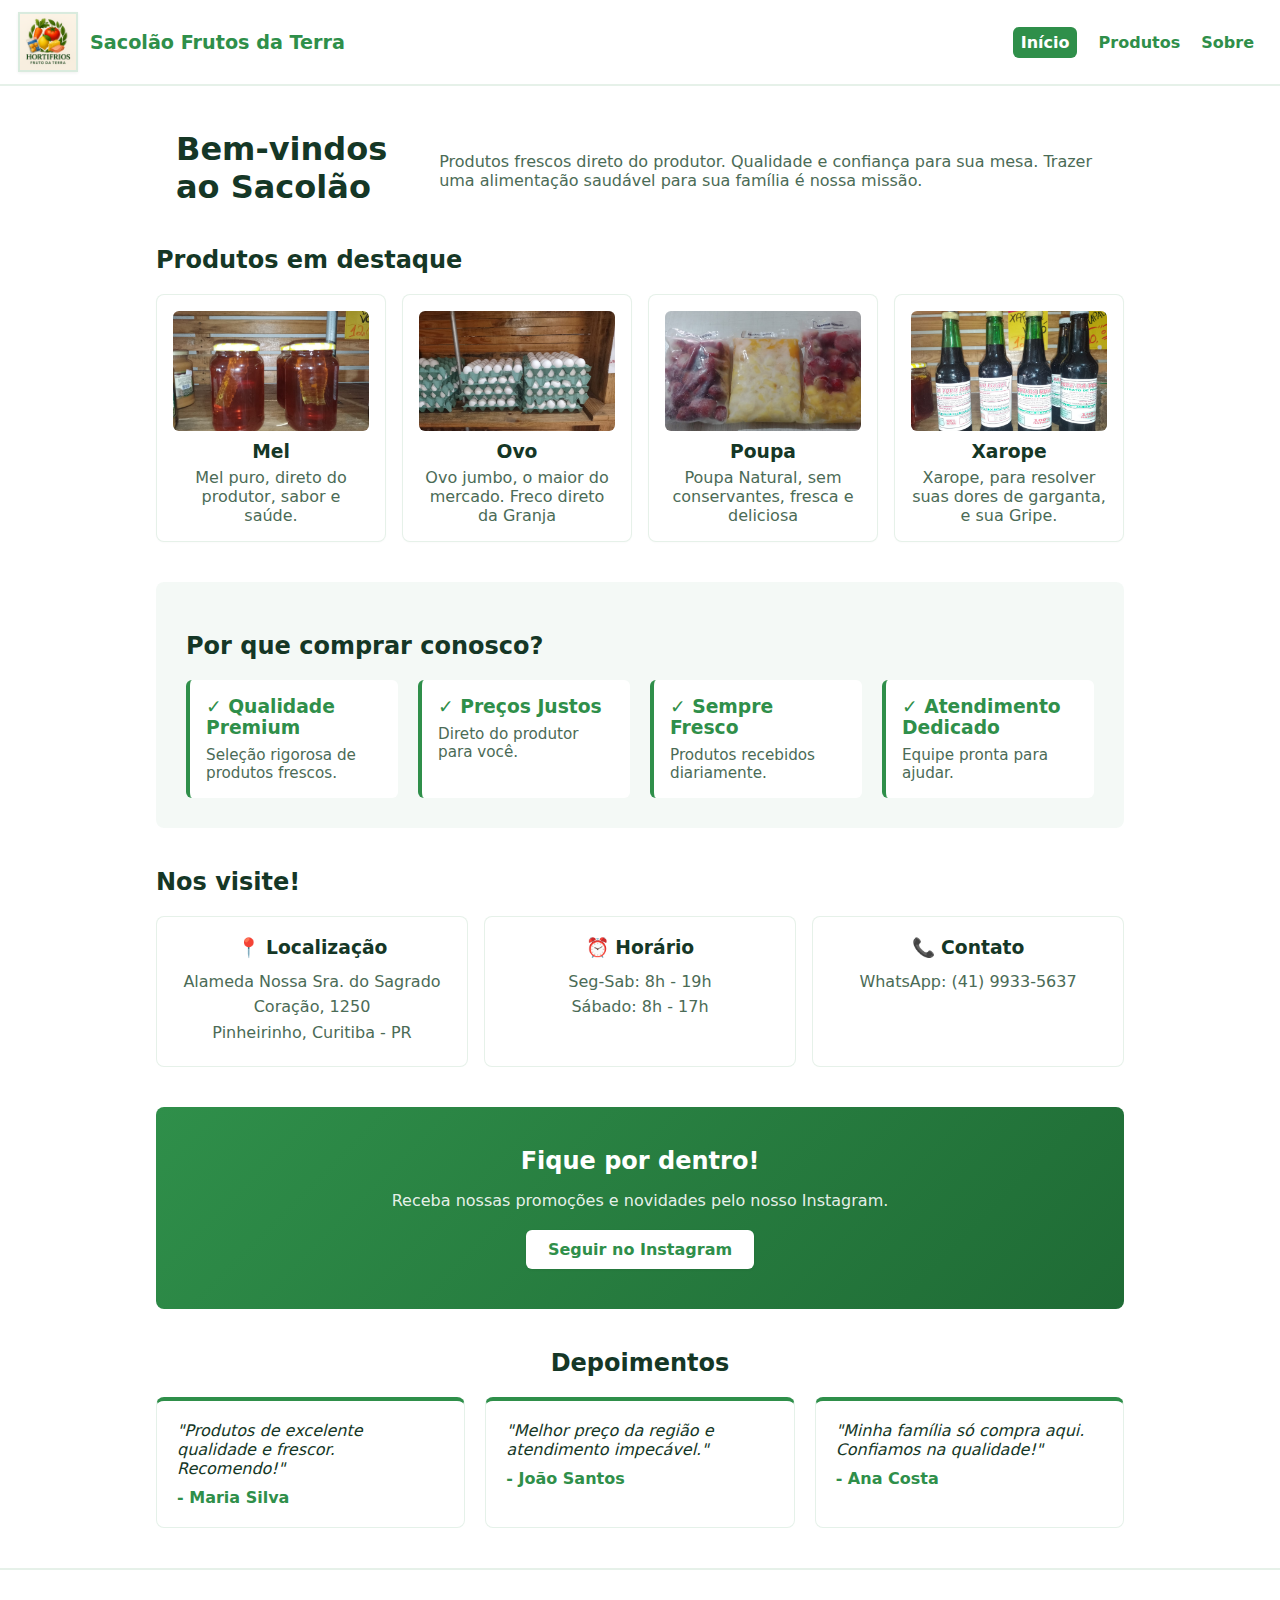
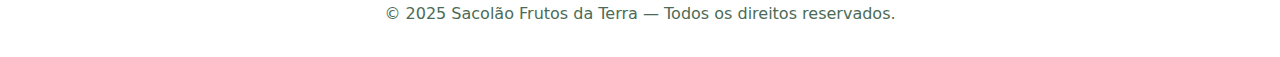
<file: index.html>
<!doctype html>
<html lang="pt-BR">
<head>
	<meta charset="utf-8" />
	<meta name="viewport" content="width=device-width,initial-scale=1" />
	<title>Sacolão - Início</title>
	<link rel="stylesheet" href="css/styles.css" />
</head>
<body>
	<header class="site-header">
		<div class="logo">
			<img src="images/logo.png" alt="Logo" />
			<span class="logo-text">Sacolão Frutos da Terra</span>
		</div>
		<nav class="main-nav">
			<a href="index.html">Início</a>
			<a href="products.html">Produtos</a>
			<a href="about.html">Sobre</a>
		</nav>
	</header>

	<main class="container">
		<section class="hero">
			<h1>Bem-vindos ao Sacolão</h1>
			<p>Produtos frescos direto do produtor. Qualidade e confiança para sua mesa. Trazer uma alimentação saudável para sua família é nossa missão.</p>
		</section>



		<section class="featured">
			<h2>Produtos em destaque</h2>
			<div class="cards">
				<article class="card">
					<img src="images/mel.jpg" alt="Mel" class="card-img" />
					<h3>Mel</h3>
					<p>Mel puro, direto do produtor, sabor e saúde.</p>
				</article>
				<article class="card">
					<img src="images/ovo.jpg" alt="Ovo" class="card-img" />
					<h3>Ovo</h3>
					<p>Ovo jumbo, o maior do mercado. Freco direto da Granja</p>
				</article>
				<article class="card">
					<img src="images/poupa.jpg" alt="Poupa" class="card-img" />
					<h3>Poupa</h3>
					<p>Poupa Natural, sem conservantes, fresca e deliciosa</p>
				</article>
				<article class="card">
					<img src="images/xarope.jpg" alt="Xarope" class="card-img" />
					<h3>Xarope</h3>
					<p>Xarope, para resolver suas dores de garganta, e sua Gripe.</p>
				</article>
			</div>
		</section>

		<section class="benefits">
			<h2>Por que comprar conosco?</h2>
			<div class="benefits-grid">
				<div class="benefit">
					<h3>✓ Qualidade Premium</h3>
					<p>Seleção rigorosa de produtos frescos.</p>
				</div>
				<div class="benefit">
					<h3>✓ Preços Justos</h3>
					<p>Direto do produtor para você.</p>
				</div>
				<div class="benefit">
					<h3>✓ Sempre Fresco</h3>
					<p>Produtos recebidos diariamente.</p>
				</div>
				<div class="benefit">
					<h3>✓ Atendimento Dedicado</h3>
					<p>Equipe pronta para ajudar.</p>
				</div>
			</div>
		</section>

		<section class="store-info">
			<h2>Nos visite!</h2>
			<div class="info-grid">
				<div class="info-card">
					<h3>📍 Localização</h3>
					<p>Alameda Nossa Sra. do Sagrado Coração, 1250<br> Pinheirinho, Curitiba - PR</p>
				</div>
				<div class="info-card">
					<h3>⏰ Horário</h3>
					<p>Seg-Sab: 8h - 19h<br>Sábado: 8h - 17h</p>
				</div>
				<div class="info-card">
					<h3>📞 Contato</h3>
					<p>WhatsApp: (41) 9933-5637</p>
				</div>
			</div>
		</section>

		<section class="newsletter">
			<h2>Fique por dentro!</h2>
			<p>Receba nossas promoções e novidades pelo nosso Instagram.</p>
			<form class="newsletter-form">
				<a class="instagram-btn" href="https://www.instagram.com/hortifriosfrutodaterra" target="_blank" rel="noopener noreferrer">Seguir no Instagram</a>
			</form>
		</section>

		<section class="testimonials">
			<h2>Depoimentos</h2>
			<div class="testimonials-grid">
				<div class="testimonial">
					<p>"Produtos de excelente qualidade e frescor. Recomendo!"</p>
					<strong>- Maria Silva</strong>
				</div>
				<div class="testimonial">
					<p>"Melhor preço da região e atendimento impecável."</p>
					<strong>- João Santos</strong>
				</div>
				<div class="testimonial">
					<p>"Minha família só compra aqui. Confiamos na qualidade!"</p>
					<strong>- Ana Costa</strong>
				</div>
			</div>
		</section>
	</main>

	<footer class="site-footer">
		<div class="footer-content">
			<p>© 2025 Sacolão Frutos da Terra — Todos os direitos reservados.</p>
			</div>
		</div>
	</footer>

	<script src="js/main.js"></script>
</body>
</html>
</file>
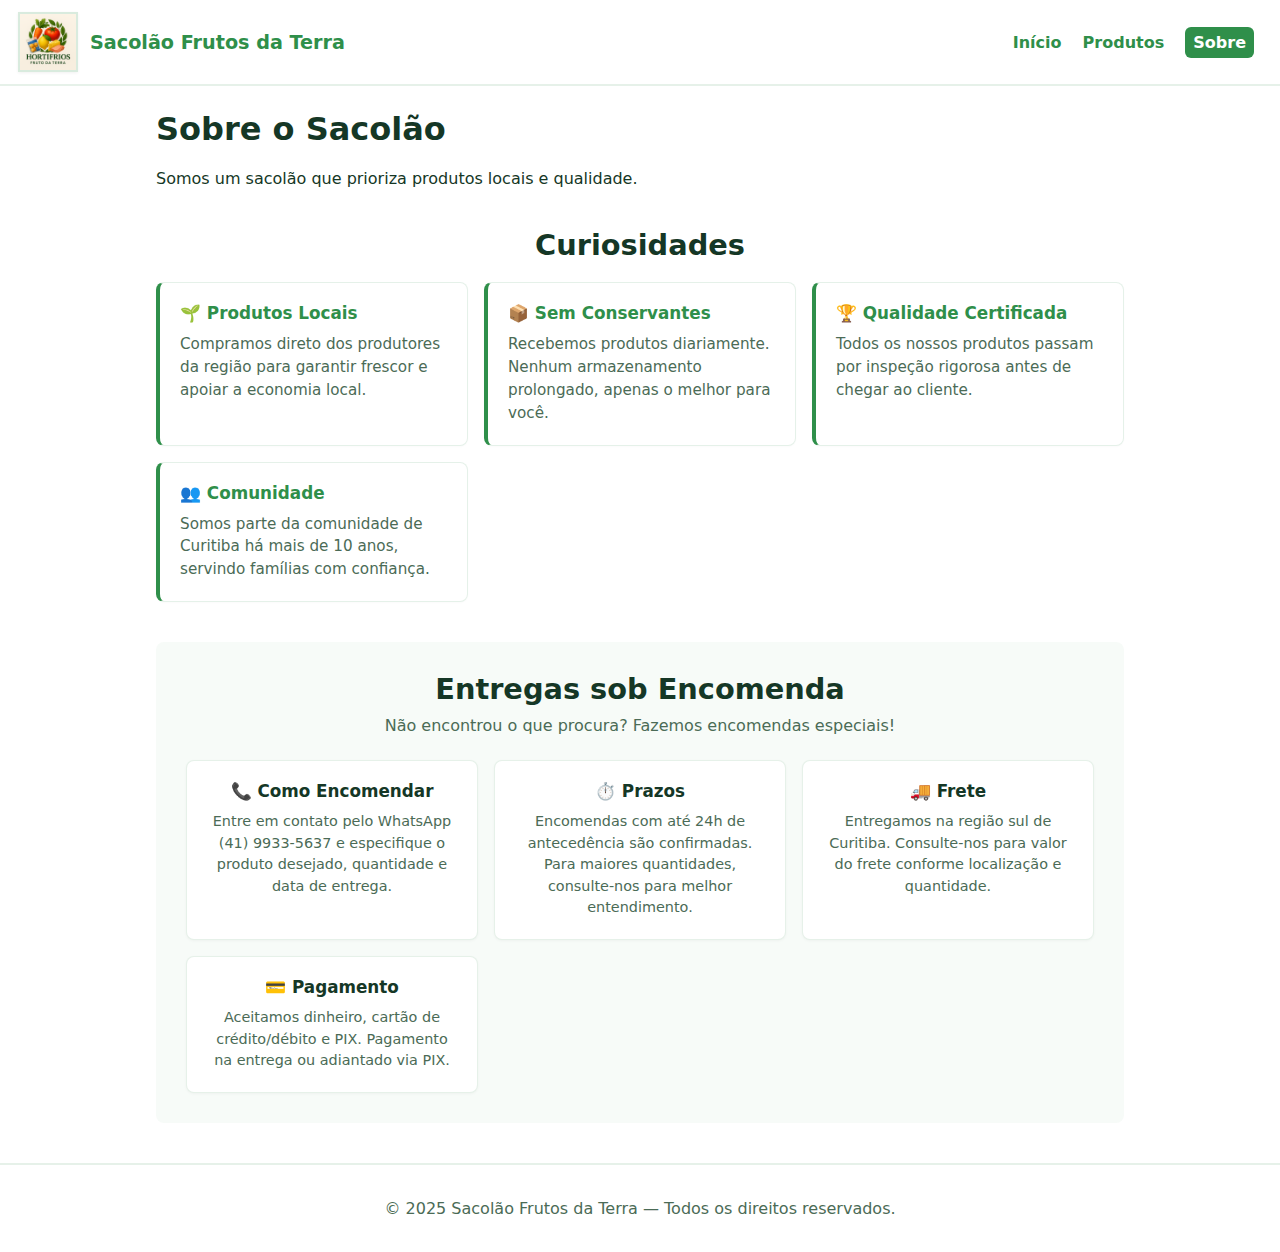
<file: about.html>
<!doctype html>
<html lang="pt-BR">
<head>
	<meta charset="utf-8" />
	<meta name="viewport" content="width=device-width,initial-scale=1" />
	<title>Sacolão - Sobre</title>
	<link rel="stylesheet" href="css/styles.css" />
</head>
<body>
	<header class="site-header">
		<div class="logo">
			<img src="images/logo.png" alt="Logo" />
			<span class="logo-text">Sacolão Frutos da Terra</span>
		</div>
		<nav class="main-nav">
			<a href="index.html">Início</a>
			<a href="products.html">Produtos</a>
			<a href="about.html">Sobre</a>
		</nav>
		<!-- toolbar de edição removida -->
	</header>

	<main class="container">
		<h1>Sobre o Sacolão</h1>
		<p>Somos um sacolão que prioriza produtos locais e qualidade.</p>

		<section class="curiosities">
			<h2>Curiosidades</h2>
			<div class="curiosities-grid">
				<div class="curiosity-card">
					<h3>🌱 Produtos Locais</h3>
					<p>Compramos direto dos produtores da região para garantir frescor e apoiar a economia local.</p>
				</div>
				<div class="curiosity-card">
					<h3>📦 Sem Conservantes</h3>
					<p>Recebemos produtos diariamente. Nenhum armazenamento prolongado, apenas o melhor para você.</p>
				</div>
				<div class="curiosity-card">
					<h3>🏆 Qualidade Certificada</h3>
					<p>Todos os nossos produtos passam por inspeção rigorosa antes de chegar ao cliente.</p>
				</div>
				<div class="curiosity-card">
					<h3>👥 Comunidade</h3>
					<p>Somos parte da comunidade de Curitiba há mais de 10 anos, servindo famílias com confiança.</p>
				</div>
			</div>
		</section>

		<section class="delivery-section">
			<h2>Entregas sob Encomenda</h2>
			<p>Não encontrou o que procura? Fazemos encomendas especiais!</p>
			<div class="delivery-info">
				<div class="delivery-card">
					<h3>📞 Como Encomendar</h3>
					<p>Entre em contato pelo WhatsApp (41) 9933-5637 e especifique o produto desejado, quantidade e data de entrega.</p>
				</div>
				<div class="delivery-card">
					<h3>⏱️ Prazos</h3>
					<p>Encomendas com até 24h de antecedência são confirmadas. Para maiores quantidades, consulte-nos para melhor entendimento.</p>
				</div>
				<div class="delivery-card">
					<h3>🚚 Frete</h3>
					<p>Entregamos na região sul de Curitiba. Consulte-nos para valor do frete conforme localização e quantidade.</p>
				</div>
				<div class="delivery-card">
					<h3>💳 Pagamento</h3>
					<p>Aceitamos dinheiro, cartão de crédito/débito e PIX. Pagamento na entrega ou adiantado via PIX.</p>
				</div>
			</div>
		</section>
	</main>

	<footer class="site-footer">
		<div class="footer-content">
			<p>© 2025 Sacolão Frutos da Terra — Todos os direitos reservados.</p>
		</div>
	</footer>

	<script src="js/main.js"></script>
</body>
</html>
</file>
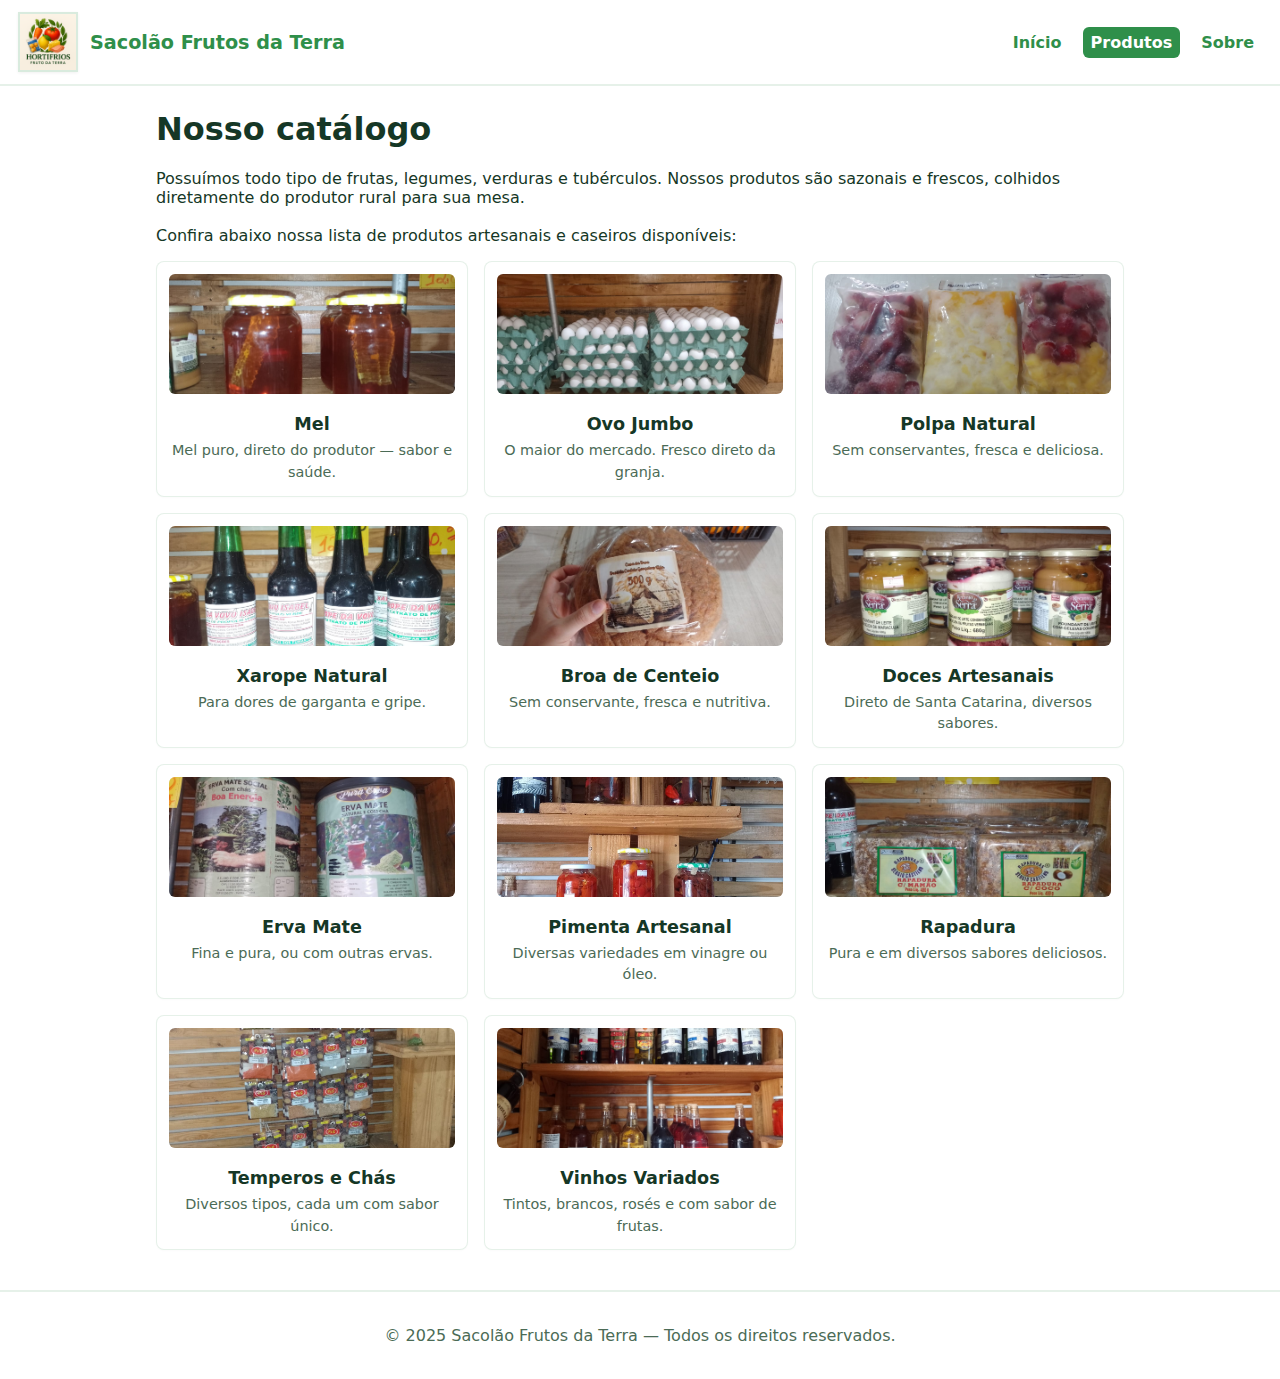
<file: products.html>
<!doctype html>
<html lang="pt-BR">
<head>
	<meta charset="utf-8" />
	<meta name="viewport" content="width=device-width,initial-scale=1" />
	<title>Sacolão - Produtos</title>
	<link rel="stylesheet" href="css/styles.css" />
</head>
<body>
	<header class="site-header">
		<div class="logo">
			<img src="images/logo.png" alt="Logo" />
			<span class="logo-text">Sacolão Frutos da Terra</span>
		</div>
		<nav class="main-nav">
			<a href="index.html">Início</a>
			<a href="products.html">Produtos</a>
			<a href="about.html">Sobre</a>
		</nav>
	</header>

	<main class="container">
		<h1>Nosso catálogo</h1>
		<p>Possuímos todo tipo de frutas, legumes, verduras e tubérculos. Nossos produtos são sazonais e frescos, colhidos diretamente do produtor rural para sua mesa.<br><br>Confira abaixo nossa lista de produtos artesanais e caseiros disponíveis:</p>

		<section class="product-list">
			<article class="card">
				<img src="images/mel.jpg" alt="Mel" class="card-img" />
				<h3>Mel</h3>
				<p>Mel puro, direto do produtor — sabor e saúde.</p>
			</article>
			<article class="card">
				<img src="images/ovo.jpg" alt="Ovo" class="card-img" />
				<h3>Ovo Jumbo</h3>
				<p>O maior do mercado. Fresco direto da granja.</p>
			</article>
			<article class="card">
				<img src="images/poupa.jpg" alt="Poupa" class="card-img" />
				<h3>Polpa Natural</h3>
				<p>Sem conservantes, fresca e deliciosa.</p>
			</article>
			<article class="card">
				<img src="images/xarope.jpg" alt="Xarope" class="card-img" />
				<h3>Xarope Natural</h3>
				<p>Para dores de garganta e gripe.</p>
			</article>
			<article class="card">
				<img src="images/broa.jpg" alt="Broa" class="card-img" />
				<h3>Broa de Centeio</h3>
				<p>Sem conservante, fresca e nutritiva.</p>
			</article>
			<article class="card">
				<img src="images/doce.jpg" alt="Doces" class="card-img" />
				<h3>Doces Artesanais</h3>
				<p>Direto de Santa Catarina, diversos sabores.</p>
			</article>
			<article class="card">
				<img src="images/erva.jpg" alt="Erva Mate" class="card-img" />
				<h3>Erva Mate</h3>
				<p>Fina e pura, ou com outras ervas.</p>
			</article>
			<article class="card">
				<img src="images/pimenta.jpg" alt="Pimenta" class="card-img" />
				<h3>Pimenta Artesanal</h3>
				<p>Diversas variedades em vinagre ou óleo.</p>
			</article>
			<article class="card">
				<img src="images/rapadura.jpg" alt="Rapadura" class="card-img" />
				<h3>Rapadura</h3>
				<p>Pura e em diversos sabores deliciosos.</p>
			</article>
			<article class="card">
				<img src="images/tempero.jpg" alt="Temperos" class="card-img" />
				<h3>Temperos e Chás</h3>
				<p>Diversos tipos, cada um com sabor único.</p>
			</article>
			<article class="card">
				<img src="images/vinho.jpg" alt="Vinhos" class="card-img" />
				<h3>Vinhos Variados</h3>
				<p>Tintos, brancos, rosés e com sabor de frutas.</p>
			</article>
		</section>
	</main>

	<footer class="site-footer">
		<div class="footer-content">
			<p>© 2025 Sacolão Frutos da Terra — Todos os direitos reservados.</p>
		</div>
	</footer>

	<script src="js/main.js"></script>
</body>
</html>
</file>
<file: css/styles.css>
:root{
	--accent: #2f8f4a; /* verde */
	--bg: #ffffff;     /* branco principal */
	--text: #153726;   /* texto escuro, tom de verde */
	--muted: #4b6b56;
	--card: #ffffff;
	--border: rgba(47,143,74,0.12);
}
*{box-sizing:border-box}
body{
	font-family:system-ui,Segoe UI,Roboto,Helvetica,Arial;
	margin:0;background:var(--bg);color:var(--text);
}
.site-header{
	display:flex;align-items:center;justify-content:space-between;padding:12px 18px;
	background:var(--bg);border-bottom:2px solid var(--border);
}
.logo {
	display: flex;
	align-items: center;
	gap: 12px;
}
.logo img{
	height:60px;
	/* nova borda discreta e estilo */
	border: 2px solid rgba(47,143,74,0.18);
	background: white;
	box-shadow: 0 1px 3px rgba(0,0,0,0.06);
}
.logo-text {
	color: var(--accent);
	font-size: 1.2rem;
	font-weight: 600;
}
.main-nav a{margin:0 8px;color:var(--accent);text-decoration:none;font-weight:600}
.main-nav a.active{background:var(--accent);color:#fff;padding:6px 8px;border-radius:6px}
.container{max-width:1000px;margin:24px auto;padding:0 16px}
.hero{display:flex;gap:20px;align-items:center;background:transparent;padding:20px;border-radius:8px}
.hero h1{color:var(--text);margin:0}
.hero p{color:var(--muted);margin:6px 0 0}
.cards{display:grid;grid-template-columns:repeat(4, 1fr);gap:16px;margin-top:12px}
.card{background:var(--card);padding:16px;border-radius:8px;border:1px solid var(--border);box-shadow:0 1px 2px rgba(0,0,0,0.02);flex:1;text-align:center}
.card h3{color:var(--text);margin:8px 0 6px}
.card p{color:var(--muted);margin:0}
.card img,
.card .card-img{
	display: block;
	width: 100%;
	max-width: 5000px; /* limita a largura para "diminuir" a imagem */
	height: 500px;
	max-height: 120px;
	object-fit: cover;
	border-radius: 6px;
	margin: 0 auto 10px; /* centraliza e dá espaçamento abaixo */
}
.product-list{
	display: grid;
	grid-template-columns: repeat(auto-fit, minmax(240px, 1fr));
	gap: 16px;
	margin-top: 16px;
}
.product-list .card {
	background: var(--card);
	padding: 12px;
	border-radius: 8px;
	text-align: center;
	border: 1px solid var(--border);
	box-shadow: 0 1px 2px rgba(0,0,0,0.02);
	transition: box-shadow .2s, transform .2s;
	display: flex;
	flex-direction: column;
}
.product-list .card:hover {
	box-shadow: 0 4px 12px rgba(47,143,74,0.15);
	transform: translateY(-3px);
}
.product-list .card h3 {
	color: var(--text);
	margin: 10px 0 6px 0;
	font-size: 1.1rem;
}
.product-list .card p {
	color: var(--muted);
	margin: 0;
	flex-grow: 1;
	line-height: 1.5;
	font-size: 0.9rem;
}
.site-footer{text-align:center;padding:18px 0;color:var(--muted);margin-top:24px}
.categories {
	margin: 40px 0;
}
.categories h2 {
	color: var(--text);
	margin-bottom: 20px;
}
.category-grid {
	display: grid;
	grid-template-columns: repeat(auto-fit, minmax(150px, 1fr));
	gap: 16px;
}
.category-card {
	background: var(--card);
	border: 2px solid var(--border);
	border-radius: 8px;
	padding: 20px;
	text-align: center;
	cursor: pointer;
	transition: all 0.3s;
}
.category-card:hover {
	border-color: var(--accent);
	box-shadow: 0 4px 8px rgba(47,143,74,0.15);
}
.category-icon {
	font-size: 2.5rem;
	margin-bottom: 10px;
}
.category-card h3 {
	color: var(--text);
	margin: 0;
}
.benefits {
	margin: 40px 0;
	background: rgba(47,143,74,0.05);
	padding: 30px;
	border-radius: 8px;
}
.benefits h2 {
	color: var(--text);
	margin-bottom: 20px;
}
.benefits-grid {
	display: grid;
	grid-template-columns: repeat(auto-fit, minmax(200px, 1fr));
	gap: 20px;
}
.benefit {
	background: var(--card);
	padding: 16px;
	border-radius: 6px;
	border-left: 4px solid var(--accent);
}
.benefit h3 {
	color: var(--accent);
	margin: 0 0 8px 0;
}
.benefit p {
	color: var(--muted);
	margin: 0;
	font-size: 0.95rem;
}
.store-info {
	margin: 40px 0;
}
.store-info h2 {
	color: var(--text);
	margin-bottom: 20px;
}
.info-grid {
	display: grid;
	grid-template-columns: repeat(auto-fit, minmax(200px, 1fr));
	gap: 16px;
}
.info-card {
	background: var(--card);
	border: 1px solid var(--border);
	border-radius: 8px;
	padding: 20px;
	text-align: center;
}
.info-card h3 {
	color: var(--text);
	margin: 0 0 10px 0;
}
.info-card p {
	color: var(--muted);
	margin: 0;
	line-height: 1.6;
}
.newsletter {
	margin: 40px 0;
	background: linear-gradient(135deg, var(--accent), #1f6b35);
	padding: 40px;
	border-radius: 8px;
	text-align: center;
	color: white;
}
.newsletter h2 {
	color: white;
	margin: 0 0 10px 0;
}
.newsletter p {
	color: rgba(255,255,255,0.9);
	margin-bottom: 20px;
}
.newsletter-form {
	display: flex;
	gap: 10px;
	max-width: 500px;
	margin: 0 auto;
	justify-content: center; /* centraliza o botão */
	align-items: center;
}
.newsletter-form input {
	flex: 1;
	padding: 10px 15px;
	border: none;
	border-radius: 6px;
	font-size: 0.95rem;
}
.newsletter-form button {
	padding: 10px 25px;
	background: white;
	color: var(--accent);
	border: none;
	border-radius: 6px;
	font-weight: 600;
	cursor: pointer;
}
.newsletter-form button:hover {
	opacity: 0.9;
}
.instagram-btn {
	display: inline-block;
	padding: 10px 22px;
	background: white;
	color: var(--accent);
	border: none;
	border-radius: 6px;
	font-weight: 600;
	text-decoration: none;
	text-align: center;
	min-width: 180px;
	box-shadow: 0 1px 3px rgba(0,0,0,0.06);
	transition: transform .12s, opacity .12s;
}
.instagram-btn:hover { transform: translateY(-2px); opacity: .95; }
.testimonials {
	margin: 40px 0;
}
.testimonials h2 {
	color: var(--text);
	margin-bottom: 20px;
	text-align: center;
}
.testimonials-grid {
	display: grid;
	grid-template-columns: repeat(auto-fit, minmax(250px, 1fr));
	gap: 20px;
}
.testimonial {
	background: var(--card);
	border: 1px solid var(--border);
	border-radius: 8px;
	padding: 20px;
	border-top: 4px solid var(--accent);
}
.testimonial p {
	color: var(--text);
	font-style: italic;
	margin: 0 0 10px 0;
}
.testimonial strong {
	color: var(--accent);
	display: block;
}
.site-footer {
	text-align: center;
	padding: 18px 0;
	color: var(--muted);
	margin-top: 40px;
	border-top: 2px solid var(--border);
}
.footer-content {
	max-width: 1000px;
	margin: 0 auto;
	padding: 0 16px;
}
.social-links {
	margin-top: 12px;
}
.social-links a {
	display: inline-block;
	margin: 0 10px;
	color: var(--accent);
	text-decoration: none;
	font-size: 1.2rem;
	transition: transform 0.2s;
}
.social-links a:hover {
	transform: scale(1.2);
}
.curiosities {
	margin: 40px 0;
}
.curiosities h2 {
	color: var(--text);
	margin-bottom: 20px;
	text-align: center;
	font-size: 1.8rem;
}
.curiosities-grid {
	display: grid;
	grid-template-columns: repeat(auto-fit, minmax(240px, 1fr));
	gap: 16px;
}
.curiosity-card {
	background: var(--card);
	border: 1px solid var(--border);
	border-radius: 8px;
	padding: 20px;
	border-left: 4px solid var(--accent);
	box-shadow: 0 1px 2px rgba(0,0,0,0.02);
	transition: box-shadow .2s, transform .2s;
}
.curiosity-card:hover {
	box-shadow: 0 4px 10px rgba(47,143,74,0.12);
	transform: translateY(-2px);
}
.curiosity-card h3 {
	color: var(--accent);
	margin: 0 0 10px 0;
	font-size: 1.05rem;
}
.curiosity-card p {
	color: var(--muted);
	margin: 0;
	line-height: 1.5;
	font-size: 0.95rem;
}

.delivery-section {
	margin: 40px 0;
	background: rgba(47,143,74,0.04);
	padding: 30px;
	border-radius: 8px;
}
.delivery-section h2 {
	color: var(--text);
	margin: 0 0 10px 0;
	text-align: center;
	font-size: 1.8rem;
}
.delivery-section > p {
	text-align: center;
	color: var(--muted);
	margin: 0 0 25px 0;
}
.delivery-info {
	display: grid;
	grid-template-columns: repeat(auto-fit, minmax(240px, 1fr));
	gap: 16px;
}
.delivery-card {
	background: var(--card);
	border: 1px solid var(--border);
	border-radius: 8px;
	padding: 20px;
	text-align: center;
	box-shadow: 0 1px 3px rgba(0,0,0,0.04);
	transition: box-shadow .2s, transform .2s;
}
.delivery-card:hover {
	box-shadow: 0 4px 10px rgba(47,143,74,0.12);
	transform: translateY(-2px);
}
.delivery-card h3 {
	color: var(--text);
	margin: 0 0 10px 0;
	font-size: 1.05rem;
}
.delivery-card p {
	color: var(--muted);
	margin: 0;
	line-height: 1.5;
	font-size: 0.9rem;
}

@media(max-width:700px){
	.hero{flex-direction:column;align-items:flex-start}
	/* manter estilo responsivo da logo mantendo a borda */
	.logo img{height:40px; border: 2px solid rgba(47,143,74,0.18); padding:4px; border-radius:6px}
	.newsletter-form {
		flex-direction: column;
		justify-content: center; /* mantém centralização em mobile */
	}
	.instagram-btn { width: 100%; min-width: 0; }
}
</file>
